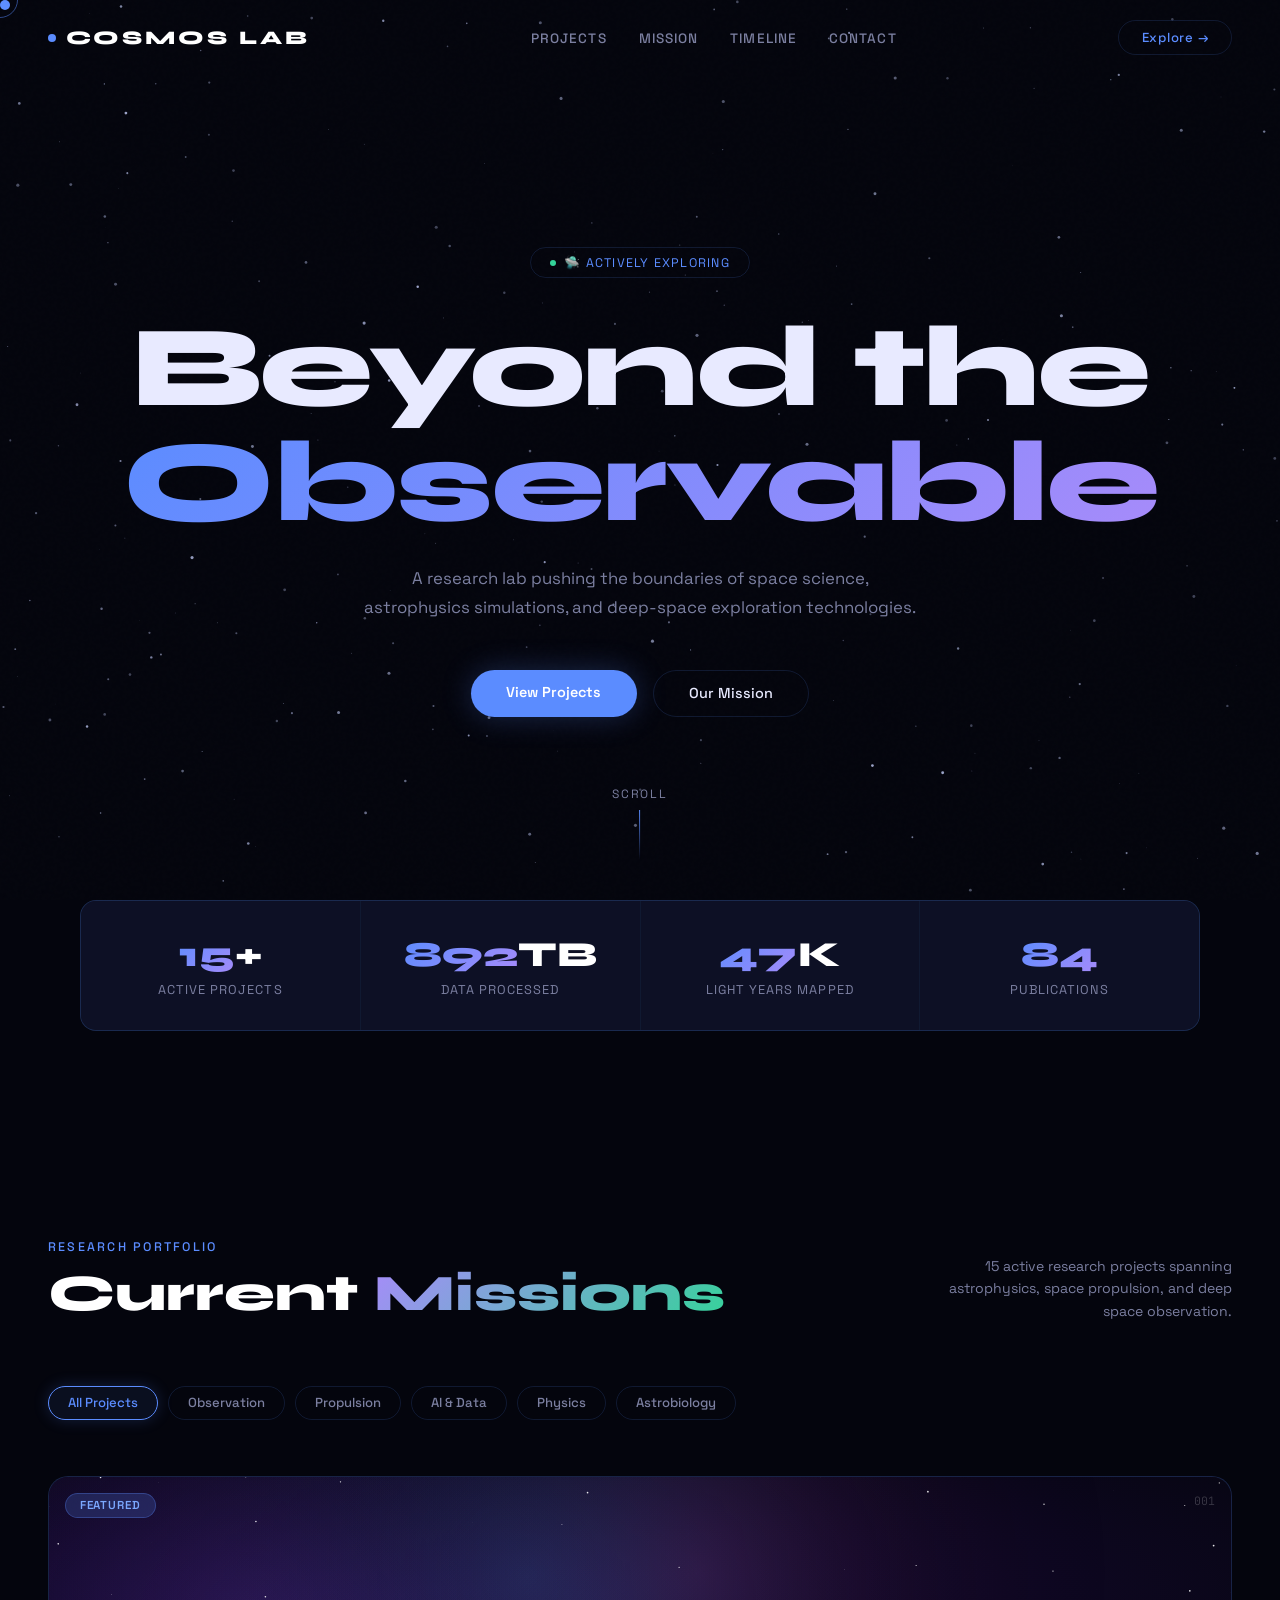
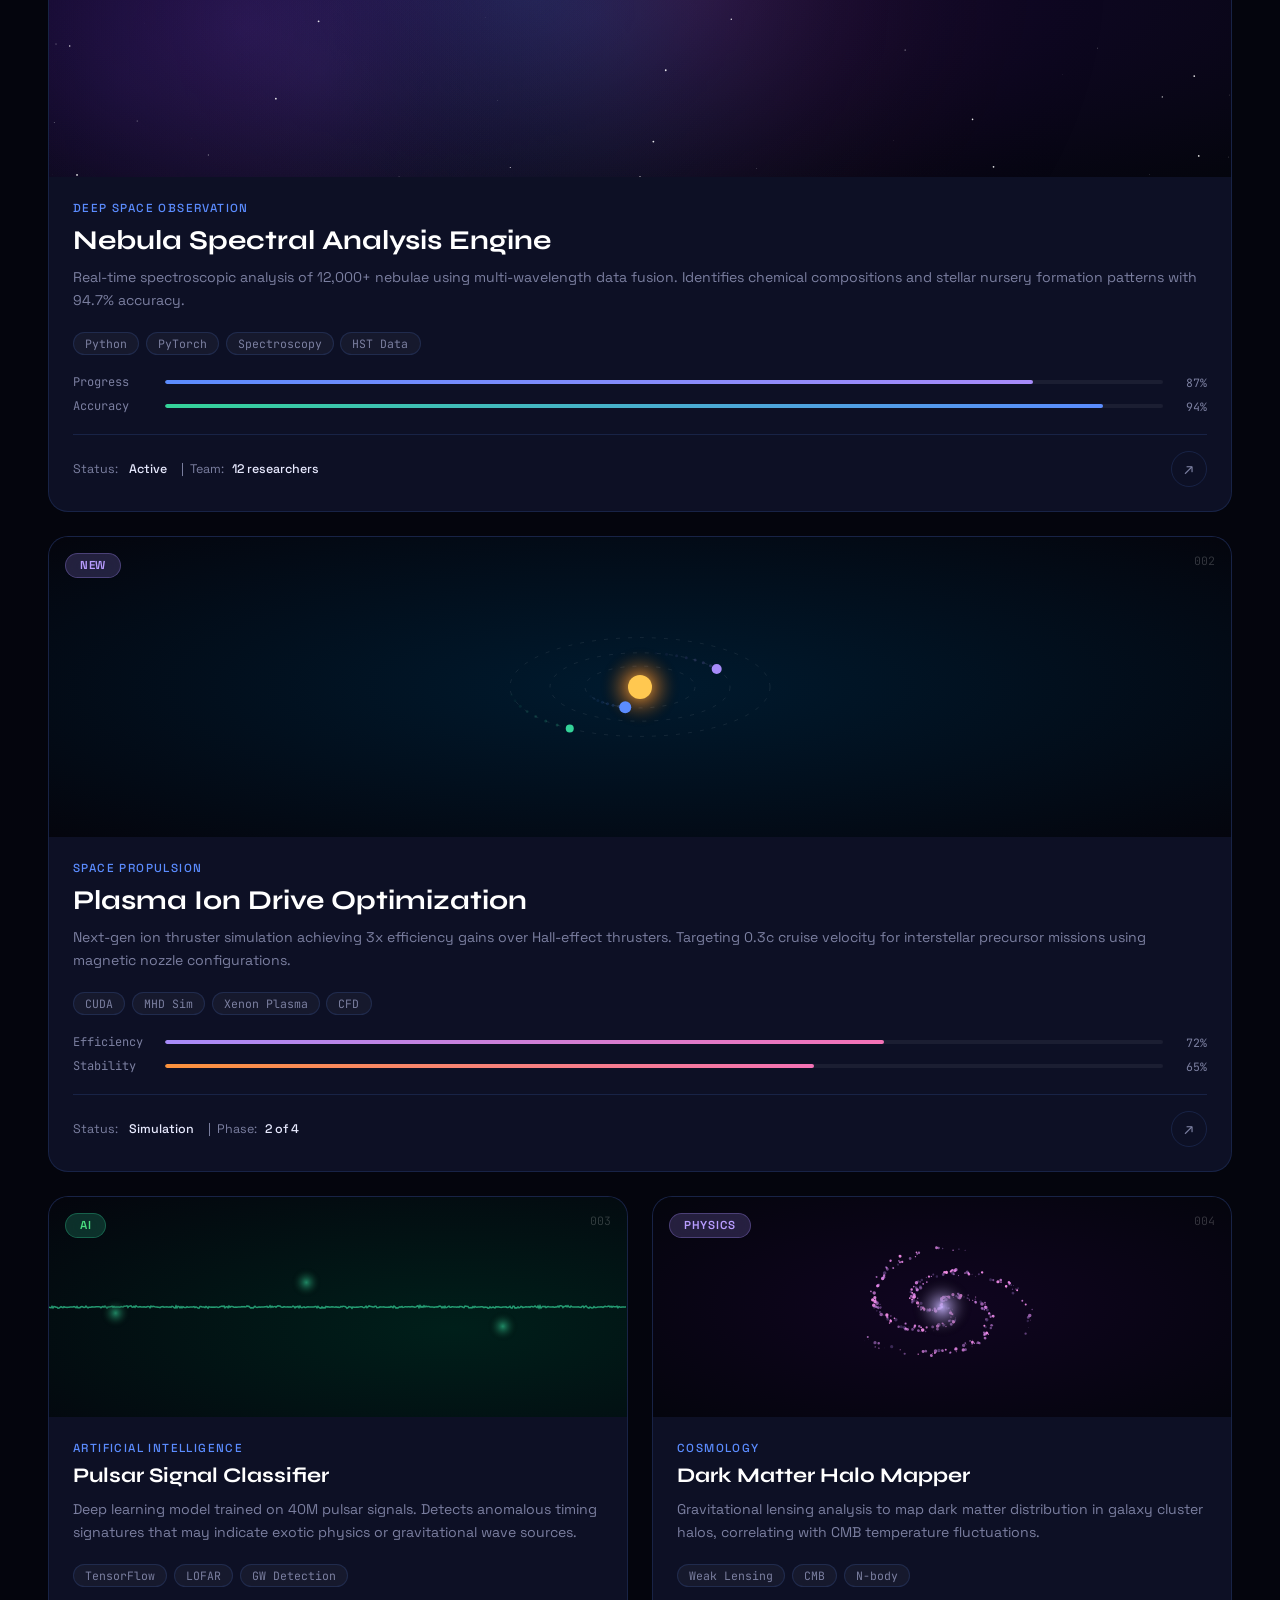
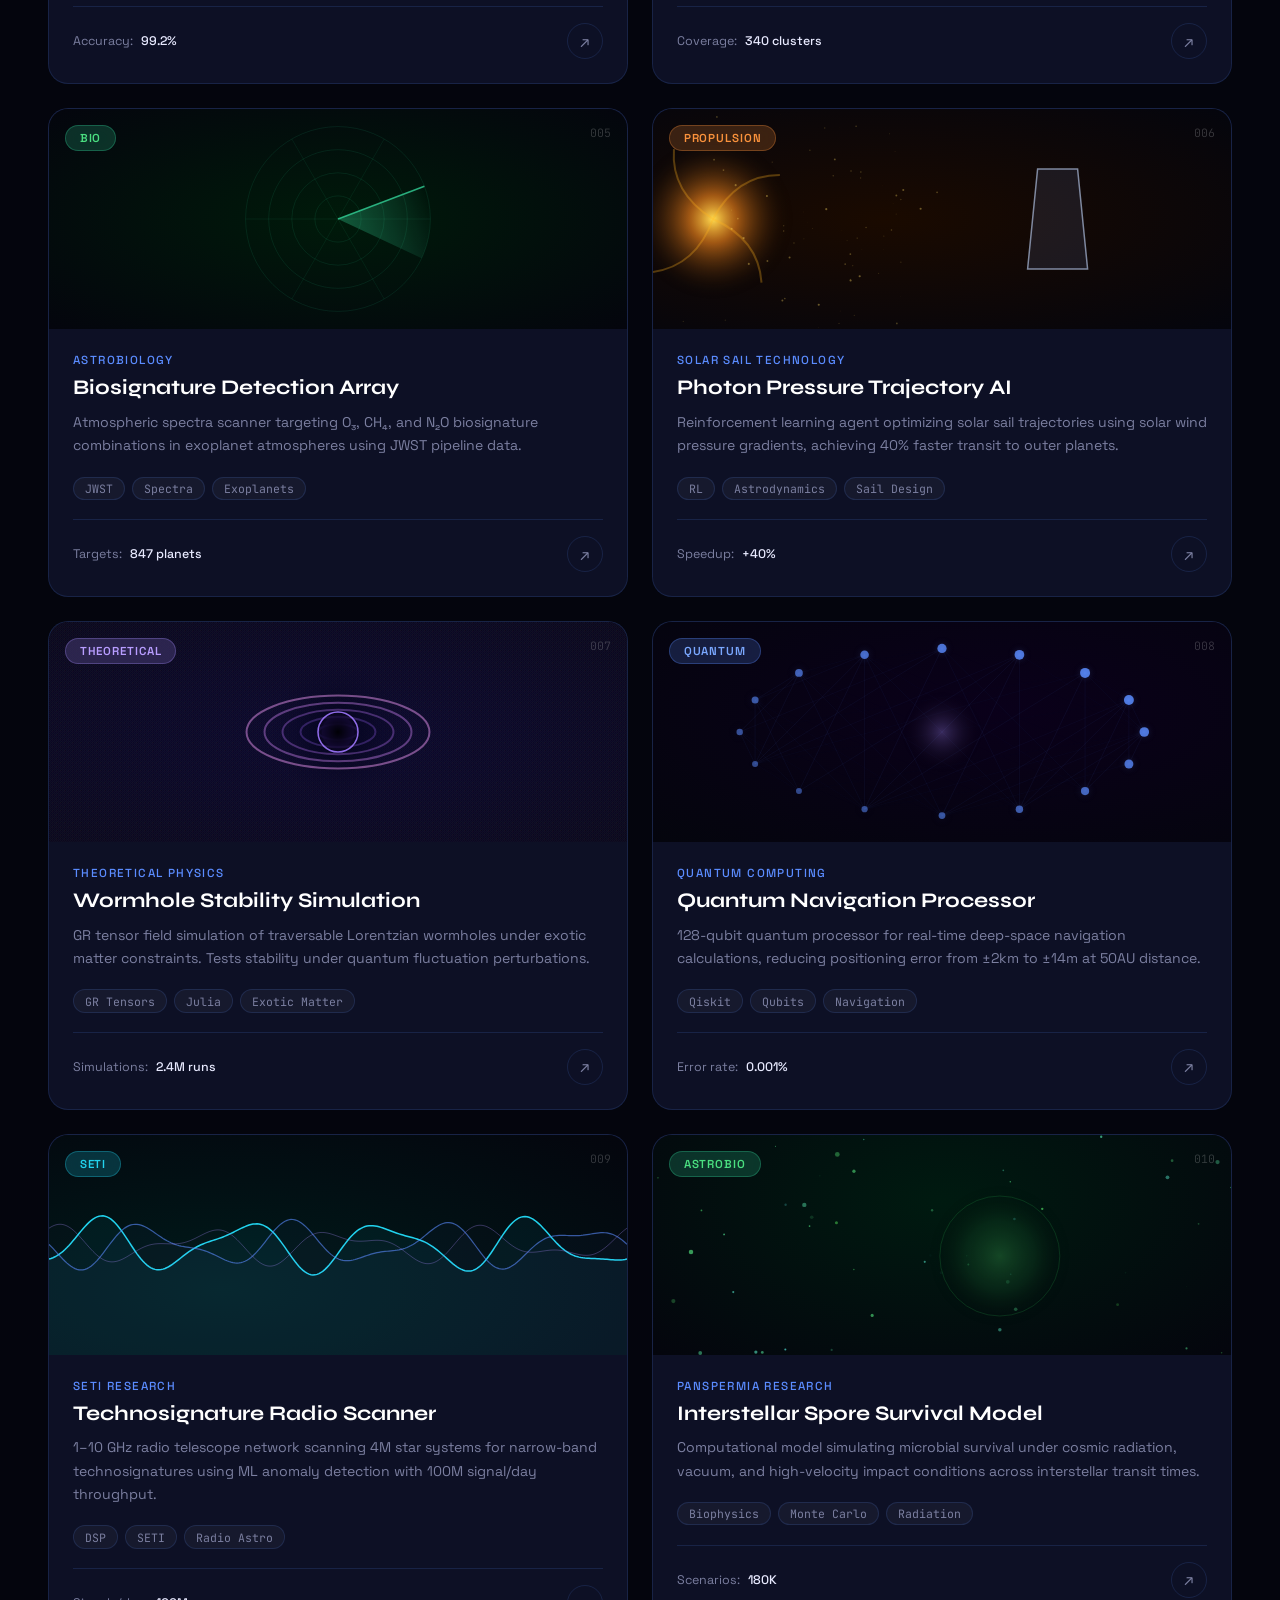
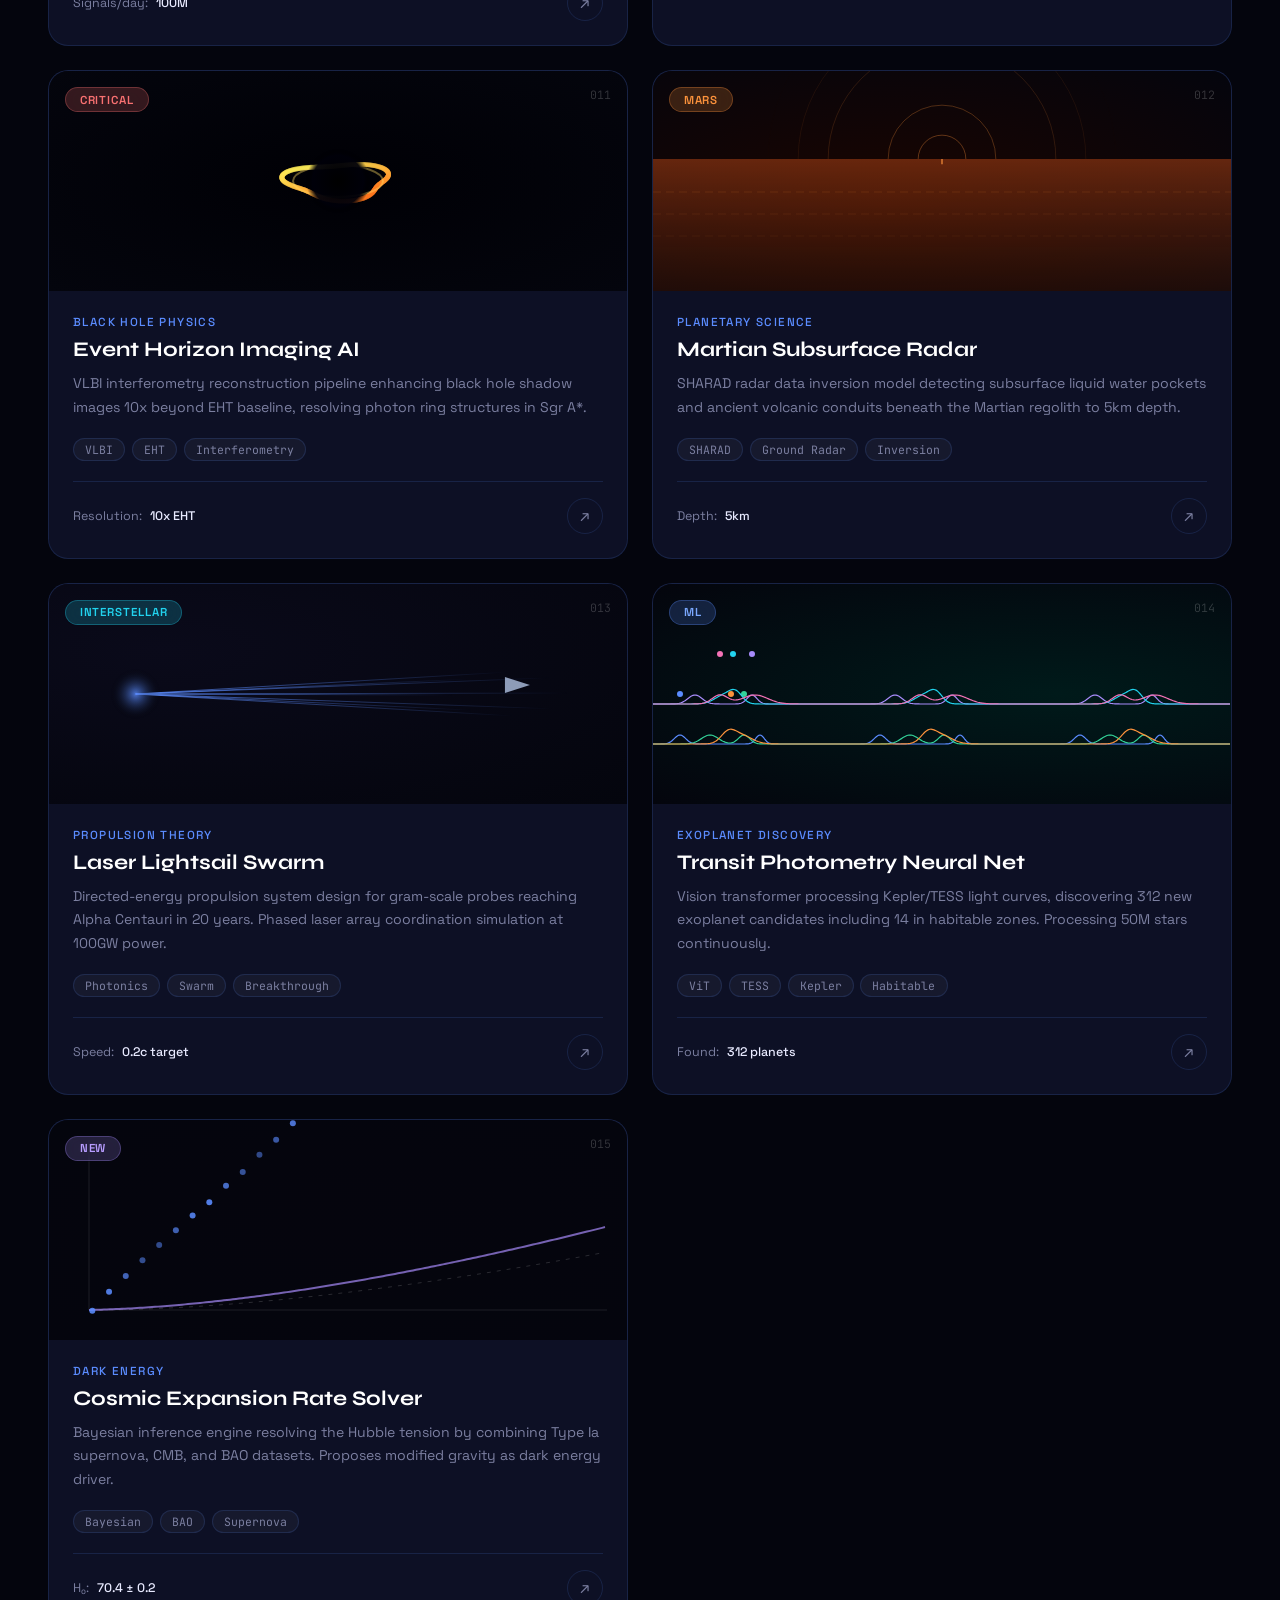
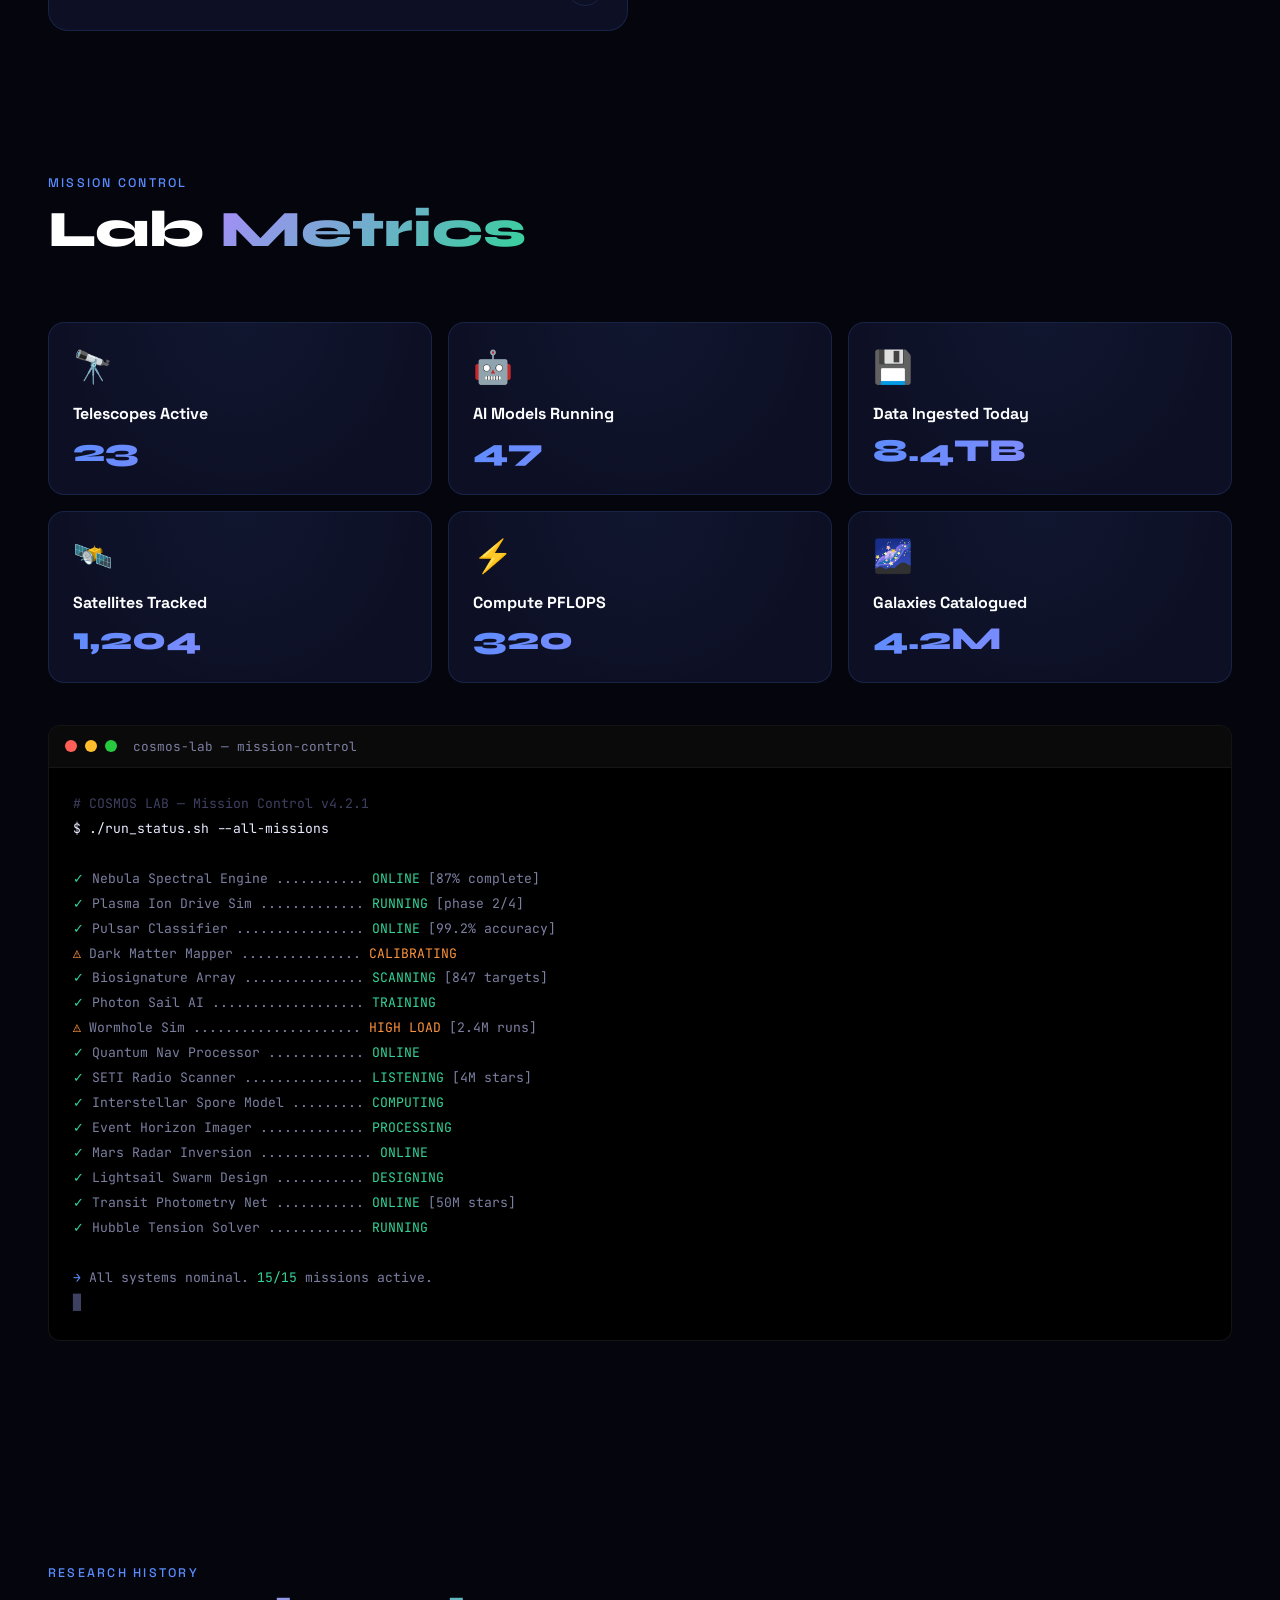
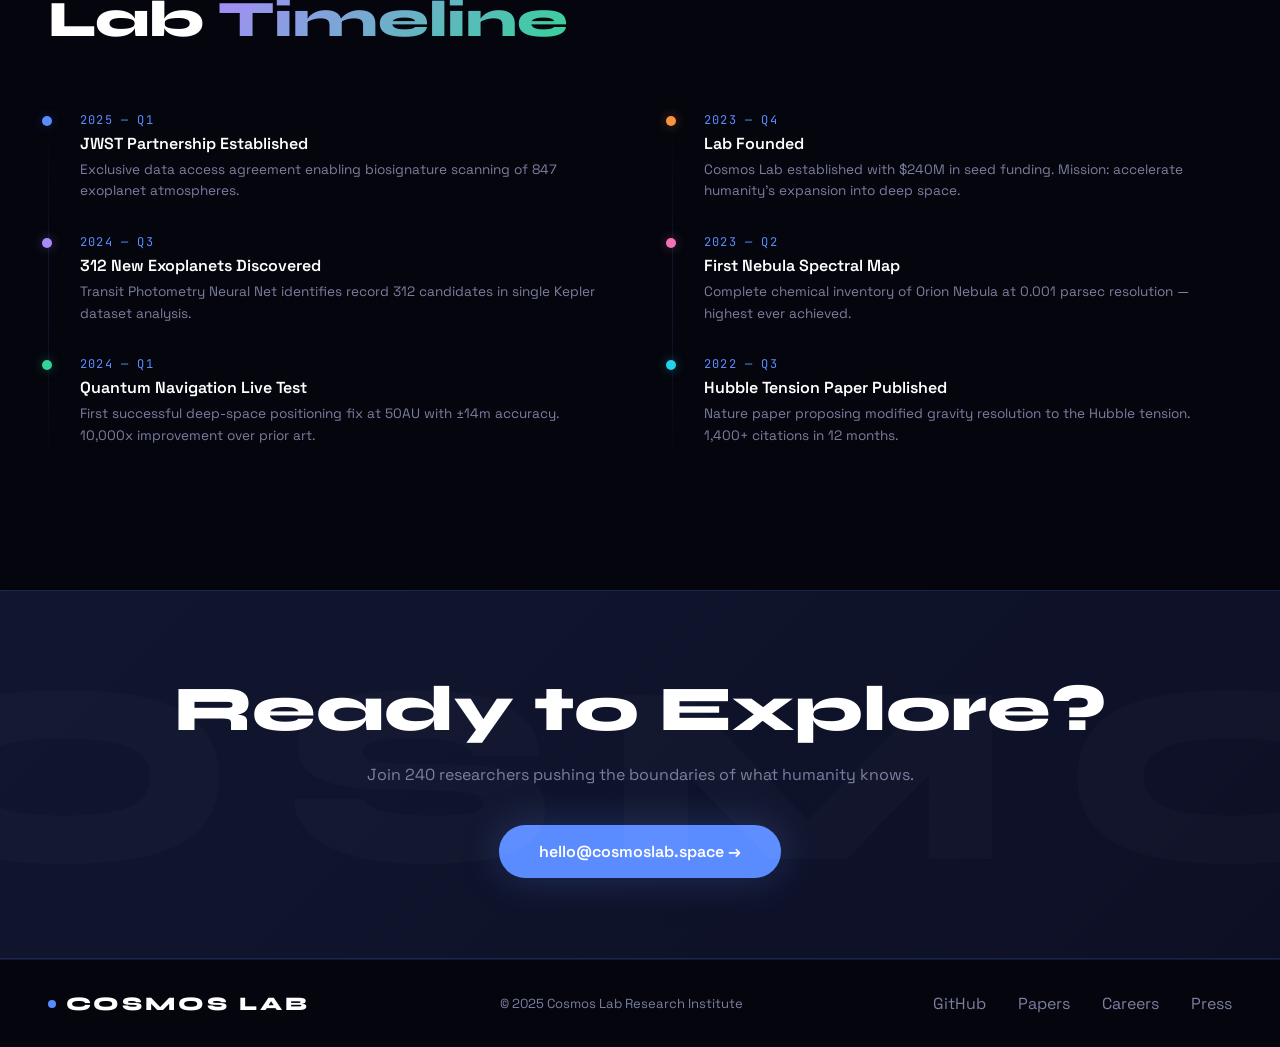
<file: index.html>
<!DOCTYPE html>
<html lang="en">
<head>
<meta charset="UTF-8">
<meta name="viewport" content="width=device-width, initial-scale=1.0">
<title>COSMOS LAB — Space Science Projects</title>
<link href="https://fonts.googleapis.com/css2?family=Space+Grotesk:wght@300;400;500;600;700&family=Syne:wght@400;700;800&family=JetBrains+Mono:wght@300;400&display=swap" rel="stylesheet">
<link rel="stylesheet" href="styles.css"/>
</head>
<body>

<div id="cursor"></div>
<div id="cursor-ring"></div>
<canvas id="stars-canvas"></canvas>

<div class="wrap">

<!-- NAV -->
<nav id="navbar">
  <div class="logo"><span class="logo-dot"></span>COSMOS LAB</div>
  <ul class="nav-links">
    <li><a href="#projects">Projects</a></li>
    <li><a href="#mission">Mission</a></li>
    <li><a href="#timeline">Timeline</a></li>
    <li><a href="#contact">Contact</a></li>
  </ul>
  <a href="#projects" class="nav-cta">Explore →</a>
</nav>

<!-- HERO -->
<div class="hero">
  <div class="hero-tag">🛸 Actively Exploring</div>
  <h1>
    Beyond the<br>
    <span>Observable</span>
  </h1>
  <p class="hero-sub">A research lab pushing the boundaries of space science, astrophysics simulations, and deep-space exploration technologies.</p>
  <div class="hero-btns">
    <a href="#projects" class="btn-primary">View Projects</a>
    <a href="#mission" class="btn-ghost">Our Mission</a>
  </div>
  <div class="scroll-hint">
    <span>Scroll</span>
    <div class="scroll-line"></div>
  </div>
</div>

<!-- STATS BAND -->
<div style="max-width:1400px;margin:0 auto;padding:0 3rem 6rem">
  <div class="stats reveal">
    <div class="stat"><span class="stat-num"><span id="c1">0</span>+</span><span class="stat-label">Active Projects</span></div>
    <div class="stat"><span class="stat-num"><span id="c2">0</span>TB</span><span class="stat-label">Data Processed</span></div>
    <div class="stat"><span class="stat-num"><span id="c3">0</span>K</span><span class="stat-label">Light Years Mapped</span></div>
    <div class="stat"><span class="stat-num"><span id="c4">0</span></span><span class="stat-label">Publications</span></div>
  </div>
</div>

<!-- PROJECTS -->
<section id="projects">
  <div class="section-header reveal">
    <div>
      <div class="section-eyebrow">Research Portfolio</div>
      <div class="section-title">Current <em>Missions</em></div>
    </div>
    <div style="font-size:.88rem;color:var(--muted);max-width:300px;text-align:right;line-height:1.6">15 active research projects spanning astrophysics, space propulsion, and deep space observation.</div>
  </div>

  <div class="filters reveal">
    <button class="filter-btn active" data-filter="all">All Projects</button>
    <button class="filter-btn" data-filter="observation">Observation</button>
    <button class="filter-btn" data-filter="propulsion">Propulsion</button>
    <button class="filter-btn" data-filter="ai">AI & Data</button>
    <button class="filter-btn" data-filter="physics">Physics</button>
    <button class="filter-btn" data-filter="biology">Astrobiology</button>
  </div>

  <!-- ROW 1: Featured (2-col) -->
  <div class="featured-row reveal">

    <!-- P1 - FEATURED -->
    <div class="project-card featured" data-cat="observation" style="position:relative">
      <div class="card-visual vis-nebula">
        <canvas class="card-canvas" id="c-nebula"></canvas>
        <div class="card-badge badge-blue">Featured</div>
        <div class="card-number">001</div>
      </div>
      <div class="card-body">
        <div class="card-category">Deep Space Observation</div>
        <div class="card-title">Nebula Spectral Analysis Engine</div>
        <div class="card-desc">Real-time spectroscopic analysis of 12,000+ nebulae using multi-wavelength data fusion. Identifies chemical compositions and stellar nursery formation patterns with 94.7% accuracy.</div>
        <div class="card-tags">
          <span class="tag">Python</span><span class="tag">PyTorch</span><span class="tag">Spectroscopy</span><span class="tag">HST Data</span>
        </div>
        <div class="progress-section">
          <div class="progress-row"><span class="progress-label">Progress</span><div class="progress-bar"><div class="progress-fill" style="width:0%;background:linear-gradient(90deg,#5b8cff,#a78bfa)" data-w="87"></div></div><span class="progress-val">87%</span></div>
          <div class="progress-row"><span class="progress-label">Accuracy</span><div class="progress-bar"><div class="progress-fill" style="width:0%;background:linear-gradient(90deg,#34d399,#5b8cff)" data-w="94"></div></div><span class="progress-val">94%</span></div>
        </div>
        <div class="card-footer">
          <div class="card-meta">Status: <span>&nbsp;Active</span>&nbsp;&nbsp;|&nbsp;&nbsp;Team: <span>12 researchers</span></div>
          <div class="card-arrow">↗</div>
        </div>
      </div>
    </div>

    <!-- P2 - FEATURED -->
    <div class="project-card featured" data-cat="propulsion" style="position:relative">
      <div class="card-visual vis-orbit">
        <canvas class="card-canvas" id="c-orbit"></canvas>
        <div class="card-badge badge-purple">New</div>
        <div class="card-number">002</div>
      </div>
      <div class="card-body">
        <div class="card-category">Space Propulsion</div>
        <div class="card-title">Plasma Ion Drive Optimization</div>
        <div class="card-desc">Next-gen ion thruster simulation achieving 3x efficiency gains over Hall-effect thrusters. Targeting 0.3c cruise velocity for interstellar precursor missions using magnetic nozzle configurations.</div>
        <div class="card-tags">
          <span class="tag">CUDA</span><span class="tag">MHD Sim</span><span class="tag">Xenon Plasma</span><span class="tag">CFD</span>
        </div>
        <div class="progress-section">
          <div class="progress-row"><span class="progress-label">Efficiency</span><div class="progress-bar"><div class="progress-fill" style="width:0%;background:linear-gradient(90deg,#a78bfa,#f472b6)" data-w="72"></div></div><span class="progress-val">72%</span></div>
          <div class="progress-row"><span class="progress-label">Stability</span><div class="progress-bar"><div class="progress-fill" style="width:0%;background:linear-gradient(90deg,#fb923c,#f472b6)" data-w="65"></div></div><span class="progress-val">65%</span></div>
        </div>
        <div class="card-footer">
          <div class="card-meta">Status: <span>&nbsp;Simulation</span>&nbsp;&nbsp;|&nbsp;&nbsp;Phase: <span>2 of 4</span></div>
          <div class="card-arrow">↗</div>
        </div>
      </div>
    </div>
  </div>

  <!-- ROW 2: Normal grid -->
  <div class="projects-grid reveal" id="projects-grid">

    <!-- P3 -->
    <div class="project-card" data-cat="ai">
      <div class="card-visual vis-pulse">
        <canvas class="card-canvas" id="c-pulse"></canvas>
        <div class="card-badge badge-green">AI</div>
        <div class="card-number">003</div>
      </div>
      <div class="card-body">
        <div class="card-category">Artificial Intelligence</div>
        <div class="card-title">Pulsar Signal Classifier</div>
        <div class="card-desc">Deep learning model trained on 40M pulsar signals. Detects anomalous timing signatures that may indicate exotic physics or gravitational wave sources.</div>
        <div class="card-tags"><span class="tag">TensorFlow</span><span class="tag">LOFAR</span><span class="tag">GW Detection</span></div>
        <div class="card-footer">
          <div class="card-meta">Accuracy: <span>99.2%</span></div>
          <div class="card-arrow">↗</div>
        </div>
      </div>
    </div>

    <!-- P4 -->
    <div class="project-card" data-cat="physics">
      <div class="card-visual vis-galaxy">
        <canvas class="card-canvas" id="c-galaxy"></canvas>
        <div class="card-badge badge-purple">Physics</div>
        <div class="card-number">004</div>
      </div>
      <div class="card-body">
        <div class="card-category">Cosmology</div>
        <div class="card-title">Dark Matter Halo Mapper</div>
        <div class="card-desc">Gravitational lensing analysis to map dark matter distribution in galaxy cluster halos, correlating with CMB temperature fluctuations.</div>
        <div class="card-tags"><span class="tag">Weak Lensing</span><span class="tag">CMB</span><span class="tag">N-body</span></div>
        <div class="card-footer">
          <div class="card-meta">Coverage: <span>340 clusters</span></div>
          <div class="card-arrow">↗</div>
        </div>
      </div>
    </div>

    <!-- P5 -->
    <div class="project-card" data-cat="biology">
      <div class="card-visual vis-radar">
        <canvas class="card-canvas" id="c-radar"></canvas>
        <div class="card-badge badge-green">Bio</div>
        <div class="card-number">005</div>
      </div>
      <div class="card-body">
        <div class="card-category">Astrobiology</div>
        <div class="card-title">Biosignature Detection Array</div>
        <div class="card-desc">Atmospheric spectra scanner targeting O₃, CH₄, and N₂O biosignature combinations in exoplanet atmospheres using JWST pipeline data.</div>
        <div class="card-tags"><span class="tag">JWST</span><span class="tag">Spectra</span><span class="tag">Exoplanets</span></div>
        <div class="card-footer">
          <div class="card-meta">Targets: <span>847 planets</span></div>
          <div class="card-arrow">↗</div>
        </div>
      </div>
    </div>

    <!-- P6 -->
    <div class="project-card" data-cat="propulsion">
      <div class="card-visual vis-solar">
        <canvas class="card-canvas" id="c-solar"></canvas>
        <div class="card-badge badge-orange">Propulsion</div>
        <div class="card-number">006</div>
      </div>
      <div class="card-body">
        <div class="card-category">Solar Sail Technology</div>
        <div class="card-title">Photon Pressure Trajectory AI</div>
        <div class="card-desc">Reinforcement learning agent optimizing solar sail trajectories using solar wind pressure gradients, achieving 40% faster transit to outer planets.</div>
        <div class="card-tags"><span class="tag">RL</span><span class="tag">Astrodynamics</span><span class="tag">Sail Design</span></div>
        <div class="card-footer">
          <div class="card-meta">Speedup: <span>+40%</span></div>
          <div class="card-arrow">↗</div>
        </div>
      </div>
    </div>

    <!-- P7 -->
    <div class="project-card" data-cat="physics">
      <div class="card-visual vis-worm">
        <canvas class="card-canvas" id="c-worm"></canvas>
        <div class="card-badge badge-purple">Theoretical</div>
        <div class="card-number">007</div>
      </div>
      <div class="card-body">
        <div class="card-category">Theoretical Physics</div>
        <div class="card-title">Wormhole Stability Simulation</div>
        <div class="card-desc">GR tensor field simulation of traversable Lorentzian wormholes under exotic matter constraints. Tests stability under quantum fluctuation perturbations.</div>
        <div class="card-tags"><span class="tag">GR Tensors</span><span class="tag">Julia</span><span class="tag">Exotic Matter</span></div>
        <div class="card-footer">
          <div class="card-meta">Simulations: <span>2.4M runs</span></div>
          <div class="card-arrow">↗</div>
        </div>
      </div>
    </div>

    <!-- P8 -->
    <div class="project-card" data-cat="ai">
      <div class="card-visual vis-quantum">
        <canvas class="card-canvas" id="c-quantum"></canvas>
        <div class="card-badge badge-blue">Quantum</div>
        <div class="card-number">008</div>
      </div>
      <div class="card-body">
        <div class="card-category">Quantum Computing</div>
        <div class="card-title">Quantum Navigation Processor</div>
        <div class="card-desc">128-qubit quantum processor for real-time deep-space navigation calculations, reducing positioning error from ±2km to ±14m at 50AU distance.</div>
        <div class="card-tags"><span class="tag">Qiskit</span><span class="tag">Qubits</span><span class="tag">Navigation</span></div>
        <div class="card-footer">
          <div class="card-meta">Error rate: <span>0.001%</span></div>
          <div class="card-arrow">↗</div>
        </div>
      </div>
    </div>

    <!-- P9 -->
    <div class="project-card" data-cat="observation">
      <div class="card-visual vis-wave">
        <canvas class="card-canvas" id="c-wave"></canvas>
        <div class="card-badge badge-cyan">SETI</div>
        <div class="card-number">009</div>
      </div>
      <div class="card-body">
        <div class="card-category">SETI Research</div>
        <div class="card-title">Technosignature Radio Scanner</div>
        <div class="card-desc">1–10 GHz radio telescope network scanning 4M star systems for narrow-band technosignatures using ML anomaly detection with 100M signal/day throughput.</div>
        <div class="card-tags"><span class="tag">DSP</span><span class="tag">SETI</span><span class="tag">Radio Astro</span></div>
        <div class="card-footer">
          <div class="card-meta">Signals/day: <span>100M</span></div>
          <div class="card-arrow">↗</div>
        </div>
      </div>
    </div>

    <!-- P10 -->
    <div class="project-card" data-cat="biology">
      <div class="card-visual vis-astro">
        <canvas class="card-canvas" id="c-astro"></canvas>
        <div class="card-badge badge-green">Astrobio</div>
        <div class="card-number">010</div>
      </div>
      <div class="card-body">
        <div class="card-category">Panspermia Research</div>
        <div class="card-title">Interstellar Spore Survival Model</div>
        <div class="card-desc">Computational model simulating microbial survival under cosmic radiation, vacuum, and high-velocity impact conditions across interstellar transit times.</div>
        <div class="card-tags"><span class="tag">Biophysics</span><span class="tag">Monte Carlo</span><span class="tag">Radiation</span></div>
        <div class="card-footer">
          <div class="card-meta">Scenarios: <span>180K</span></div>
          <div class="card-arrow">↗</div>
        </div>
      </div>
    </div>

    <!-- P11 -->
    <div class="project-card" data-cat="physics">
      <div class="card-visual vis-black">
        <canvas class="card-canvas" id="c-black"></canvas>
        <div class="card-badge badge-red">Critical</div>
        <div class="card-number">011</div>
      </div>
      <div class="card-body">
        <div class="card-category">Black Hole Physics</div>
        <div class="card-title">Event Horizon Imaging AI</div>
        <div class="card-desc">VLBI interferometry reconstruction pipeline enhancing black hole shadow images 10x beyond EHT baseline, resolving photon ring structures in Sgr A*.</div>
        <div class="card-tags"><span class="tag">VLBI</span><span class="tag">EHT</span><span class="tag">Interferometry</span></div>
        <div class="card-footer">
          <div class="card-meta">Resolution: <span>10x EHT</span></div>
          <div class="card-arrow">↗</div>
        </div>
      </div>
    </div>

    <!-- P12 -->
    <div class="project-card" data-cat="observation">
      <div class="card-visual vis-mars">
        <canvas class="card-canvas" id="c-mars"></canvas>
        <div class="card-badge badge-orange">Mars</div>
        <div class="card-number">012</div>
      </div>
      <div class="card-body">
        <div class="card-category">Planetary Science</div>
        <div class="card-title">Martian Subsurface Radar</div>
        <div class="card-desc">SHARAD radar data inversion model detecting subsurface liquid water pockets and ancient volcanic conduits beneath the Martian regolith to 5km depth.</div>
        <div class="card-tags"><span class="tag">SHARAD</span><span class="tag">Ground Radar</span><span class="tag">Inversion</span></div>
        <div class="card-footer">
          <div class="card-meta">Depth: <span>5km</span></div>
          <div class="card-arrow">↗</div>
        </div>
      </div>
    </div>

    <!-- P13 -->
    <div class="project-card" data-cat="propulsion">
      <div class="card-visual vis-comet">
        <canvas class="card-canvas" id="c-comet"></canvas>
        <div class="card-badge badge-cyan">Interstellar</div>
        <div class="card-number">013</div>
      </div>
      <div class="card-body">
        <div class="card-category">Propulsion Theory</div>
        <div class="card-title">Laser Lightsail Swarm</div>
        <div class="card-desc">Directed-energy propulsion system design for gram-scale probes reaching Alpha Centauri in 20 years. Phased laser array coordination simulation at 100GW power.</div>
        <div class="card-tags"><span class="tag">Photonics</span><span class="tag">Swarm</span><span class="tag">Breakthrough</span></div>
        <div class="card-footer">
          <div class="card-meta">Speed: <span>0.2c target</span></div>
          <div class="card-arrow">↗</div>
        </div>
      </div>
    </div>

    <!-- P14 -->
    <div class="project-card" data-cat="ai">
      <div class="card-visual vis-exo">
        <canvas class="card-canvas" id="c-exo"></canvas>
        <div class="card-badge badge-blue">ML</div>
        <div class="card-number">014</div>
      </div>
      <div class="card-body">
        <div class="card-category">Exoplanet Discovery</div>
        <div class="card-title">Transit Photometry Neural Net</div>
        <div class="card-desc">Vision transformer processing Kepler/TESS light curves, discovering 312 new exoplanet candidates including 14 in habitable zones. Processing 50M stars continuously.</div>
        <div class="card-tags"><span class="tag">ViT</span><span class="tag">TESS</span><span class="tag">Kepler</span><span class="tag">Habitable</span></div>
        <div class="card-footer">
          <div class="card-meta">Found: <span>312 planets</span></div>
          <div class="card-arrow">↗</div>
        </div>
      </div>
    </div>

    <!-- P15 -->
    <div class="project-card" data-cat="physics">
      <div class="card-visual vis-dark">
        <canvas class="card-canvas" id="c-dark"></canvas>
        <div class="card-badge badge-purple">New</div>
        <div class="card-number">015</div>
      </div>
      <div class="card-body">
        <div class="card-category">Dark Energy</div>
        <div class="card-title">Cosmic Expansion Rate Solver</div>
        <div class="card-desc">Bayesian inference engine resolving the Hubble tension by combining Type Ia supernova, CMB, and BAO datasets. Proposes modified gravity as dark energy driver.</div>
        <div class="card-tags"><span class="tag">Bayesian</span><span class="tag">BAO</span><span class="tag">Supernova</span></div>
        <div class="card-footer">
          <div class="card-meta">H₀: <span>70.4 ± 0.2</span></div>
          <div class="card-arrow">↗</div>
        </div>
      </div>
    </div>

  </div><!-- /grid -->
</section>

<!-- MISSION -->
<section id="mission" style="padding-top:2rem">
  <div class="section-header reveal">
    <div>
      <div class="section-eyebrow">Mission Control</div>
      <div class="section-title">Lab <em>Metrics</em></div>
    </div>
  </div>
  <div class="mission-grid reveal">
    <div class="mission-card"><span class="mission-icon">🔭</span><div class="mission-title">Telescopes Active</div><div class="mission-val">23</div></div>
    <div class="mission-card"><span class="mission-icon">🤖</span><div class="mission-title">AI Models Running</div><div class="mission-val">47</div></div>
    <div class="mission-card"><span class="mission-icon">💾</span><div class="mission-title">Data Ingested Today</div><div class="mission-val">8.4TB</div></div>
    <div class="mission-card"><span class="mission-icon">🛰️</span><div class="mission-title">Satellites Tracked</div><div class="mission-val">1,204</div></div>
    <div class="mission-card"><span class="mission-icon">⚡</span><div class="mission-title">Compute PFLOPS</div><div class="mission-val">320</div></div>
    <div class="mission-card"><span class="mission-icon">🌌</span><div class="mission-title">Galaxies Catalogued</div><div class="mission-val">4.2M</div></div>
  </div>

  <br><br>
  <div class="terminal reveal">
    <div class="term-header">
      <div class="term-dot" style="background:#ff5f56"></div>
      <div class="term-dot" style="background:#ffbd2e"></div>
      <div class="term-dot" style="background:#27c93f"></div>
      <span style="font-size:.8rem;color:var(--muted);margin-left:.5rem;font-family:'JetBrains Mono',monospace">cosmos-lab — mission-control</span>
    </div>
    <div class="term-body">
      <div><span class="comment"># COSMOS LAB — Mission Control v4.2.1</span></div>
      <div><span class="cmd">$ ./run_status.sh --all-missions</span></div>
      <br>
      <div><span class="ok">✓</span> Nebula Spectral Engine ........... <span class="ok">ONLINE</span> [87% complete]</div>
      <div><span class="ok">✓</span> Plasma Ion Drive Sim ............. <span class="ok">RUNNING</span> [phase 2/4]</div>
      <div><span class="ok">✓</span> Pulsar Classifier ................ <span class="ok">ONLINE</span> [99.2% accuracy]</div>
      <div><span class="warn">⚠</span> Dark Matter Mapper ............... <span class="warn">CALIBRATING</span></div>
      <div><span class="ok">✓</span> Biosignature Array ............... <span class="ok">SCANNING</span> [847 targets]</div>
      <div><span class="ok">✓</span> Photon Sail AI ................... <span class="ok">TRAINING</span></div>
      <div><span class="warn">⚠</span> Wormhole Sim ..................... <span class="warn">HIGH LOAD</span> [2.4M runs]</div>
      <div><span class="ok">✓</span> Quantum Nav Processor ............ <span class="ok">ONLINE</span></div>
      <div><span class="ok">✓</span> SETI Radio Scanner ............... <span class="ok">LISTENING</span> [4M stars]</div>
      <div><span class="ok">✓</span> Interstellar Spore Model ......... <span class="ok">COMPUTING</span></div>
      <div><span class="ok">✓</span> Event Horizon Imager ............. <span class="ok">PROCESSING</span></div>
      <div><span class="ok">✓</span> Mars Radar Inversion .............. <span class="ok">ONLINE</span></div>
      <div><span class="ok">✓</span> Lightsail Swarm Design ........... <span class="ok">DESIGNING</span></div>
      <div><span class="ok">✓</span> Transit Photometry Net ........... <span class="ok">ONLINE</span> [50M stars]</div>
      <div><span class="ok">✓</span> Hubble Tension Solver ............ <span class="ok">RUNNING</span></div>
      <br>
      <div><span class="hi">→</span> All systems nominal. <span class="ok">15/15</span> missions active.</div>
      <div><span class="comment">█</span></div>
    </div>
  </div>
</section>

<!-- TIMELINE -->
<section id="timeline">
  <div class="section-header reveal">
    <div>
      <div class="section-eyebrow">Research History</div>
      <div class="section-title">Lab <em>Timeline</em></div>
    </div>
  </div>
  <div style="display:grid;grid-template-columns:1fr 1fr;gap:4rem" class="reveal">
    <div class="timeline">
      <div class="tl-item"><div class="tl-dot"></div><div class="tl-date">2025 — Q1</div><div class="tl-title">JWST Partnership Established</div><div class="tl-desc">Exclusive data access agreement enabling biosignature scanning of 847 exoplanet atmospheres.</div></div>
      <div class="tl-item"><div class="tl-dot" style="background:#a78bfa;box-shadow:0 0 12px rgba(167,139,250,.4)"></div><div class="tl-date">2024 — Q3</div><div class="tl-title">312 New Exoplanets Discovered</div><div class="tl-desc">Transit Photometry Neural Net identifies record 312 candidates in single Kepler dataset analysis.</div></div>
      <div class="tl-item"><div class="tl-dot" style="background:#34d399;box-shadow:0 0 12px rgba(52,211,153,.4)"></div><div class="tl-date">2024 — Q1</div><div class="tl-title">Quantum Navigation Live Test</div><div class="tl-desc">First successful deep-space positioning fix at 50AU with ±14m accuracy. 10,000x improvement over prior art.</div></div>
    </div>
    <div class="timeline">
      <div class="tl-item"><div class="tl-dot" style="background:#fb923c;box-shadow:0 0 12px rgba(251,146,60,.4)"></div><div class="tl-date">2023 — Q4</div><div class="tl-title">Lab Founded</div><div class="tl-desc">Cosmos Lab established with $240M in seed funding. Mission: accelerate humanity's expansion into deep space.</div></div>
      <div class="tl-item"><div class="tl-dot" style="background:#f472b6;box-shadow:0 0 12px rgba(244,114,182,.4)"></div><div class="tl-date">2023 — Q2</div><div class="tl-title">First Nebula Spectral Map</div><div class="tl-desc">Complete chemical inventory of Orion Nebula at 0.001 parsec resolution — highest ever achieved.</div></div>
      <div class="tl-item"><div class="tl-dot" style="background:#22d3ee;box-shadow:0 0 12px rgba(34,211,238,.4)"></div><div class="tl-date">2022 — Q3</div><div class="tl-title">Hubble Tension Paper Published</div><div class="tl-desc">Nature paper proposing modified gravity resolution to the Hubble tension. 1,400+ citations in 12 months.</div></div>
    </div>
  </div>
</section>

<!-- CONTACT -->
<div class="contact-band" id="contact">
  <div class="contact-title">Ready to Explore?</div>
  <div class="contact-sub">Join 240 researchers pushing the boundaries of what humanity knows.</div>
  <a href="mailto:hello@cosmoslab.space" class="contact-email">hello@cosmoslab.space →</a>
</div>

<!-- FOOTER -->
<footer>
  <div class="logo"><span class="logo-dot"></span>COSMOS LAB</div>
  <p style="color:var(--muted);font-size:.82rem">© 2025 Cosmos Lab Research Institute</p>
  <div class="footer-links">
    <a href="#">GitHub</a><a href="#">Papers</a><a href="#">Careers</a><a href="#">Press</a>
  </div>
</footer>

</div><!-- /wrap -->

<script src="script.js"></script>
</body>
</html>
</file>
<file: styles.css>
*{margin:0;padding:0;box-sizing:border-box}
  :root{
    --bg:#04050d;--bg2:#07091a;--surface:#0d1025;--surface2:#111630;
    --accent:#5b8cff;--accent2:#a78bfa;--accent3:#34d399;
    --text:#e8eaff;--muted:#7b7fa0;--border:rgba(91,140,255,.15);
    --glow:rgba(91,140,255,.25);
  }
  html{scroll-behavior:smooth;cursor:none}
  body{background:var(--bg);color:var(--text);font-family:'Space Grotesk',sans-serif;overflow-x:hidden;min-height:100vh}
 
  /* CURSOR */
  #cursor{position:fixed;width:10px;height:10px;background:var(--accent);border-radius:50%;pointer-events:none;z-index:9999;transition:transform .1s;mix-blend-mode:screen}
  #cursor-ring{position:fixed;width:36px;height:36px;border:1.5px solid rgba(91,140,255,.5);border-radius:50%;pointer-events:none;z-index:9998;transition:transform .15s,width .2s,height .2s,border-color .2s;transform:translate(-50%,-50%)}
  body:hover #cursor-ring{border-color:rgba(91,140,255,.8)}
 
  /* CANVAS */
  #stars-canvas{position:fixed;top:0;left:0;width:100%;height:100%;z-index:0;pointer-events:none}
 
  /* NOISE OVERLAY */
  body::before{content:'';position:fixed;inset:0;background-image:url("data:image/svg+xml,%3Csvg viewBox='0 0 256 256' xmlns='http://www.w3.org/2000/svg'%3E%3Cfilter id='n'%3E%3CfeTurbulence type='fractalNoise' baseFrequency='0.9' numOctaves='4' stitchTiles='stitch'/%3E%3C/filter%3E%3Crect width='100%25' height='100%25' filter='url(%23n)' opacity='0.03'/%3E%3C/svg%3E");opacity:.4;z-index:1;pointer-events:none}
 
  /* LAYOUT */
  .wrap{position:relative;z-index:2}
 
  /* NAV */
  nav{position:fixed;top:0;left:0;right:0;z-index:100;padding:1.25rem 3rem;display:flex;align-items:center;justify-content:space-between;border-bottom:1px solid transparent;transition:all .4s}
  nav.scrolled{background:rgba(4,5,13,.85);backdrop-filter:blur(20px);border-color:var(--border)}
  .logo{font-family:'Syne',sans-serif;font-weight:800;font-size:1.2rem;letter-spacing:.15em;color:#fff;display:flex;align-items:center;gap:.6rem}
  .logo-dot{width:8px;height:8px;background:var(--accent);border-radius:50%;animation:pulse 2s ease-in-out infinite}
  .nav-links{display:flex;gap:2rem;list-style:none}
  .nav-links a{color:var(--muted);text-decoration:none;font-size:.85rem;letter-spacing:.08em;text-transform:uppercase;transition:color .2s;font-weight:500}
  .nav-links a:hover{color:var(--text)}
  .nav-cta{padding:.5rem 1.4rem;border:1px solid var(--border);border-radius:100px;color:var(--accent);font-size:.82rem;text-decoration:none;letter-spacing:.06em;transition:all .2s;font-weight:500}
  .nav-cta:hover{background:var(--accent);color:#fff;border-color:var(--accent);box-shadow:0 0 24px var(--glow)}
 
  /* HERO */
  .hero{min-height:100vh;display:flex;flex-direction:column;align-items:center;justify-content:center;text-align:center;padding:8rem 2rem 4rem;position:relative;overflow:hidden}
  .hero-tag{display:inline-flex;align-items:center;gap:.5rem;padding:.4rem 1.2rem;border:1px solid var(--border);border-radius:100px;font-size:.78rem;letter-spacing:.1em;text-transform:uppercase;color:var(--accent);margin-bottom:2rem;animation:fadeUp .8s ease both}
  .hero-tag::before{content:'';width:6px;height:6px;background:var(--accent3);border-radius:50%;animation:blink 1.5s ease-in-out infinite}
  h1{font-family:'Syne',sans-serif;font-size:clamp(3.5rem,9vw,8rem);font-weight:800;line-height:1;letter-spacing:-.02em;margin-bottom:1.5rem;animation:fadeUp .9s .1s ease both}
  h1 span{display:block;background:linear-gradient(135deg,var(--accent),var(--accent2));-webkit-background-clip:text;-webkit-text-fill-color:transparent;background-clip:text}
  .hero-sub{max-width:560px;color:var(--muted);font-size:1.05rem;line-height:1.7;margin-bottom:3rem;animation:fadeUp 1s .2s ease both}
  .hero-btns{display:flex;gap:1rem;animation:fadeUp 1s .3s ease both}
  .btn-primary{padding:.85rem 2.2rem;background:var(--accent);color:#fff;border-radius:100px;font-weight:600;font-size:.9rem;text-decoration:none;transition:all .25s;box-shadow:0 0 30px var(--glow)}
  .btn-primary:hover{transform:translateY(-2px);box-shadow:0 8px 40px var(--glow)}
  .btn-ghost{padding:.85rem 2.2rem;border:1px solid var(--border);color:var(--text);border-radius:100px;font-weight:500;font-size:.9rem;text-decoration:none;transition:all .25s}
  .btn-ghost:hover{border-color:var(--accent);color:var(--accent)}
  .scroll-hint{position:absolute;bottom:2.5rem;left:50%;transform:translateX(-50%);display:flex;flex-direction:column;align-items:center;gap:.5rem;color:var(--muted);font-size:.75rem;letter-spacing:.15em;text-transform:uppercase;animation:fadeIn 1.5s 1s ease both}
  .scroll-line{width:1px;height:50px;background:linear-gradient(to bottom,var(--accent),transparent);animation:scrollDrop 1.5s ease-in-out infinite}
 
  /* STATS */
  .stats{display:grid;grid-template-columns:repeat(4,1fr);gap:1px;background:var(--border);border:1px solid var(--border);border-radius:16px;overflow:hidden;margin:0 2rem;animation:fadeUp 1s .5s ease both}
  .stat{background:var(--surface);padding:2rem 1.5rem;text-align:center}
  .stat-num{font-family:'Syne',sans-serif;font-size:2.2rem;font-weight:800;color:#fff;display:block}
  .stat-num span{background:linear-gradient(135deg,var(--accent),var(--accent2));-webkit-background-clip:text;-webkit-text-fill-color:transparent;background-clip:text}
  .stat-label{font-size:.8rem;color:var(--muted);letter-spacing:.08em;text-transform:uppercase;margin-top:.3rem;display:block}
 
  /* SECTION */
  section{padding:7rem 3rem;max-width:1400px;margin:0 auto}
  .section-header{display:flex;align-items:flex-end;justify-content:space-between;margin-bottom:4rem}
  .section-eyebrow{font-size:.78rem;letter-spacing:.18em;text-transform:uppercase;color:var(--accent);margin-bottom:.7rem;font-weight:500}
  .section-title{font-family:'Syne',sans-serif;font-size:clamp(2rem,4vw,3.2rem);font-weight:800;line-height:1.1;color:#fff}
  .section-title em{font-style:normal;background:linear-gradient(135deg,var(--accent2),var(--accent3));-webkit-background-clip:text;-webkit-text-fill-color:transparent;background-clip:text}
 
  /* FILTERS */
  .filters{display:flex;gap:.6rem;flex-wrap:wrap;margin-bottom:3.5rem}
  .filter-btn{padding:.45rem 1.2rem;border-radius:100px;border:1px solid var(--border);color:var(--muted);font-size:.82rem;background:transparent;cursor:none;transition:all .2s;font-family:inherit;font-weight:500}
  .filter-btn:hover,.filter-btn.active{border-color:var(--accent);color:var(--accent);background:rgba(91,140,255,.08)}
  .filter-btn.active{box-shadow:0 0 16px rgba(91,140,255,.2)}
 
  /* PROJECTS GRID */
  .projects-grid{display:grid;grid-template-columns:repeat(auto-fill,minmax(380px,1fr));gap:1.5rem}
  .project-card{background:var(--surface);border:1px solid var(--border);border-radius:20px;overflow:hidden;cursor:none;transition:all .35s cubic-bezier(.25,.46,.45,.94);position:relative;group}
  .project-card:hover{transform:translateY(-6px);border-color:rgba(91,140,255,.35);box-shadow:0 24px 60px rgba(0,0,0,.4),0 0 40px rgba(91,140,255,.1)}
  .project-card.featured{grid-column:span 2}
 
  .card-visual{height:220px;position:relative;overflow:hidden;display:flex;align-items:center;justify-content:center}
  .project-card.featured .card-visual{height:300px}
  .card-visual canvas,.card-visual svg{width:100%;height:100%}
 
  /* Visual themes per card */
  .vis-nebula{background:radial-gradient(ellipse at 30% 40%,#1a0a3a,#04050d);animation:none}
  .vis-orbit{background:radial-gradient(ellipse at center,#001a2e,#04050d)}
  .vis-pulse{background:radial-gradient(ellipse at 70% 60%,#001f1a,#04050d)}
  .vis-galaxy{background:radial-gradient(ellipse at 50% 50%,#100520,#04050d)}
  .vis-radar{background:radial-gradient(ellipse at center,#001a0a,#04050d)}
  .vis-solar{background:radial-gradient(ellipse at 40% 50%,#1a0a00,#04050d)}
  .vis-worm{background:radial-gradient(ellipse at center,#050520,#04050d)}
  .vis-quantum{background:radial-gradient(ellipse at 60% 40%,#0a001a,#04050d)}
  .vis-wave{background:radial-gradient(ellipse at 30% 70%,#001a1a,#04050d)}
  .vis-astro{background:radial-gradient(ellipse at 50% 30%,#001a10,#04050d)}
  .vis-black{background:radial-gradient(ellipse at center,#000005,#04050d)}
  .vis-mars{background:radial-gradient(ellipse at 40% 60%,#1a0500,#04050d)}
  .vis-comet{background:radial-gradient(ellipse at 20% 30%,#0a0a1a,#04050d)}
  .vis-exo{background:radial-gradient(ellipse at 70% 50%,#001a1a,#04050d)}
  .vis-dark{background:radial-gradient(ellipse at center,#05050d,#04050d)}
 
  .card-badge{position:absolute;top:1rem;left:1rem;padding:.3rem .85rem;border-radius:100px;font-size:.72rem;letter-spacing:.08em;text-transform:uppercase;font-weight:600;backdrop-filter:blur(10px)}
  .badge-blue{background:rgba(91,140,255,.2);color:#7ba8ff;border:1px solid rgba(91,140,255,.3)}
  .badge-purple{background:rgba(167,139,250,.2);color:#b89dff;border:1px solid rgba(167,139,250,.3)}
  .badge-green{background:rgba(52,211,153,.2);color:#4ade80;border:1px solid rgba(52,211,153,.3)}
  .badge-orange{background:rgba(251,146,60,.2);color:#fb923c;border:1px solid rgba(251,146,60,.3)}
  .badge-red{background:rgba(248,113,113,.2);color:#f87171;border:1px solid rgba(248,113,113,.3)}
  .badge-cyan{background:rgba(34,211,238,.2);color:#22d3ee;border:1px solid rgba(34,211,238,.3)}
 
  .card-number{position:absolute;top:1rem;right:1rem;font-family:'JetBrains Mono',monospace;font-size:.72rem;color:rgba(255,255,255,.2);font-weight:300}
 
  .card-body{padding:1.5rem}
  .card-category{font-size:.73rem;letter-spacing:.12em;text-transform:uppercase;color:var(--accent);margin-bottom:.5rem;font-weight:500}
  .card-title{font-family:'Syne',sans-serif;font-size:1.3rem;font-weight:700;color:#fff;margin-bottom:.6rem;line-height:1.25}
  .project-card.featured .card-title{font-size:1.7rem}
  .card-desc{font-size:.88rem;color:var(--muted);line-height:1.65;margin-bottom:1.2rem}
  .card-tags{display:flex;flex-wrap:wrap;gap:.4rem;margin-bottom:1.2rem}
  .tag{padding:.2rem .7rem;background:rgba(255,255,255,.04);border:1px solid var(--border);border-radius:100px;font-size:.72rem;color:var(--muted);font-family:'JetBrains Mono',monospace}
  .card-footer{display:flex;align-items:center;justify-content:space-between;padding-top:1rem;border-top:1px solid var(--border)}
  .card-meta{display:flex;align-items:center;gap:.5rem;font-size:.78rem;color:var(--muted)}
  .card-meta span{color:var(--text);font-weight:500}
  .card-arrow{width:36px;height:36px;border-radius:50%;border:1px solid var(--border);display:flex;align-items:center;justify-content:center;color:var(--muted);transition:all .2s;font-size:1rem}
  .project-card:hover .card-arrow{border-color:var(--accent);color:var(--accent);background:rgba(91,140,255,.08);transform:rotate(45deg)}
 
  /* PROGRESS BARS */
  .progress-section{margin-bottom:1.2rem}
  .progress-row{display:flex;align-items:center;gap:.75rem;margin-bottom:.5rem}
  .progress-label{font-size:.75rem;color:var(--muted);min-width:80px;font-family:'JetBrains Mono',monospace}
  .progress-bar{flex:1;height:4px;background:rgba(255,255,255,.06);border-radius:100px;overflow:hidden}
  .progress-fill{height:100%;border-radius:100px;transition:width 1.5s cubic-bezier(.16,1,.3,1)}
  .progress-val{font-size:.72rem;color:var(--muted);min-width:32px;text-align:right;font-family:'JetBrains Mono',monospace}
 
  /* FEATURED SECTION */
  .featured-row{display:grid;grid-template-columns:1fr 1fr;gap:1.5rem;margin-bottom:1.5rem}
 
  /* TIMELINE */
  .timeline{position:relative;padding-left:2rem}
  .timeline::before{content:'';position:absolute;left:0;top:0;bottom:0;width:1px;background:linear-gradient(to bottom,transparent,var(--border),transparent)}
  .tl-item{position:relative;padding-bottom:2rem}
  .tl-dot{position:absolute;left:-2.35rem;top:.25rem;width:10px;height:10px;border-radius:50%;background:var(--accent);box-shadow:0 0 12px var(--glow)}
  .tl-date{font-size:.75rem;color:var(--accent);letter-spacing:.1em;text-transform:uppercase;margin-bottom:.3rem;font-family:'JetBrains Mono',monospace}
  .tl-title{font-weight:600;color:#fff;margin-bottom:.3rem}
  .tl-desc{font-size:.85rem;color:var(--muted);line-height:1.6}
 
  /* MISSION CONTROL */
  .mission-grid{display:grid;grid-template-columns:repeat(3,1fr);gap:1rem}
  .mission-card{background:var(--surface);border:1px solid var(--border);border-radius:16px;padding:1.5rem;position:relative;overflow:hidden;transition:all .3s}
  .mission-card:hover{border-color:rgba(91,140,255,.3);transform:translateY(-3px)}
  .mission-card::after{content:'';position:absolute;inset:0;background:radial-gradient(circle at 50% 0%,rgba(91,140,255,.05),transparent 70%);pointer-events:none}
  .mission-icon{font-size:2rem;margin-bottom:1rem;display:block}
  .mission-title{font-weight:700;font-size:1rem;color:#fff;margin-bottom:.4rem}
  .mission-val{font-family:'Syne',sans-serif;font-size:2rem;font-weight:800;background:linear-gradient(135deg,var(--accent),var(--accent2));-webkit-background-clip:text;-webkit-text-fill-color:transparent;background-clip:text}
 
  /* TERMINAL */
  .terminal{background:#000;border-radius:12px;overflow:hidden;border:1px solid rgba(255,255,255,.08)}
  .term-header{display:flex;align-items:center;gap:.5rem;padding:.75rem 1rem;background:rgba(255,255,255,.04);border-bottom:1px solid rgba(255,255,255,.05)}
  .term-dot{width:12px;height:12px;border-radius:50%}
  .term-body{padding:1.5rem;font-family:'JetBrains Mono',monospace;font-size:.82rem;line-height:1.9;color:#7b7fa0}
  .term-body .cmd{color:#e8eaff}
  .term-body .ok{color:#34d399}
  .term-body .warn{color:#fb923c}
  .term-body .comment{color:#3d4060}
  .term-body .hi{color:#5b8cff}
 
  /* CONTACT BAND */
  .contact-band{background:linear-gradient(135deg,var(--surface2),var(--surface));border-top:1px solid var(--border);border-bottom:1px solid var(--border);padding:5rem 3rem;text-align:center;position:relative;overflow:hidden}
  .contact-band::before{content:'COSMOS';position:absolute;font-family:'Syne',sans-serif;font-size:20vw;font-weight:800;color:rgba(255,255,255,.02);top:50%;left:50%;transform:translate(-50%,-50%);pointer-events:none;letter-spacing:.2em;white-space:nowrap}
  .contact-title{font-family:'Syne',sans-serif;font-size:clamp(2rem,5vw,4rem);font-weight:800;color:#fff;margin-bottom:1rem}
  .contact-sub{color:var(--muted);margin-bottom:2.5rem;font-size:1rem}
  .contact-email{display:inline-flex;align-items:center;gap:.75rem;padding:1rem 2.5rem;background:var(--accent);color:#fff;border-radius:100px;font-weight:600;font-size:1rem;text-decoration:none;transition:all .25s;box-shadow:0 0 40px var(--glow)}
  .contact-email:hover{transform:translateY(-3px);box-shadow:0 12px 50px rgba(91,140,255,.4)}
 
  /* FOOTER */
  footer{padding:2rem 3rem;display:flex;align-items:center;justify-content:space-between;border-top:1px solid var(--border)}
  footer p{font-size:.82rem;color:var(--muted)}
  footer a{color:var(--muted);text-decoration:none;transition:color .2s}
  footer a:hover{color:var(--accent)}
  .footer-links{display:flex;gap:2rem}
 
  /* ANIMATIONS */
  @keyframes pulse{0%,100%{transform:scale(1);opacity:1}50%{transform:scale(1.3);opacity:.7}}
  @keyframes blink{0%,100%{opacity:1}50%{opacity:.3}}
  @keyframes fadeUp{from{opacity:0;transform:translateY(24px)}to{opacity:1;transform:translateY(0)}}
  @keyframes fadeIn{from{opacity:0}to{opacity:1}}
  @keyframes scrollDrop{0%,100%{transform:scaleY(0);transform-origin:top}50%{transform:scaleY(1);transform-origin:top}}
  @keyframes spin{to{transform:rotate(360deg)}}
  @keyframes float{0%,100%{transform:translateY(0)}50%{transform:translateY(-12px)}}
  @keyframes dashMove{to{stroke-dashoffset:-20}}
  @keyframes waveAnim{0%{d:path('M0,50 Q20,20 40,50 Q60,80 80,50 Q100,20 120,50 Q140,80 160,50 Q180,20 200,50')}50%{d:path('M0,50 Q20,80 40,50 Q60,20 80,50 Q100,80 120,50 Q140,20 160,50 Q180,80 200,50')}100%{d:path('M0,50 Q20,20 40,50 Q60,80 80,50 Q100,20 120,50 Q140,80 160,50 Q180,20 200,50')}}
  @keyframes orbit{from{transform:rotate(0deg) translateX(60px) rotate(0deg)}to{transform:rotate(360deg) translateX(60px) rotate(-360deg)}}
  @keyframes orbit2{from{transform:rotate(180deg) translateX(95px) rotate(-180deg)}to{transform:rotate(540deg) translateX(95px) rotate(-540deg)}}
  @keyframes countUp{from{opacity:0}to{opacity:1}}
  @keyframes scanline{0%{transform:translateY(-100%)}100%{transform:translateY(100%)}}
  @keyframes glitch{0%,100%{transform:translate(0)}20%{transform:translate(-2px,1px)}40%{transform:translate(2px,-1px)}60%{transform:translate(-1px,2px)}80%{transform:translate(1px,-2px)}}
 
  .reveal{opacity:0;transform:translateY(30px);transition:opacity .7s ease,transform .7s ease}
  .reveal.visible{opacity:1;transform:translateY(0)}
 
  /* CANVAS VISUALS */
  .card-canvas{width:100%;height:100%;position:absolute;top:0;left:0}
</file>
